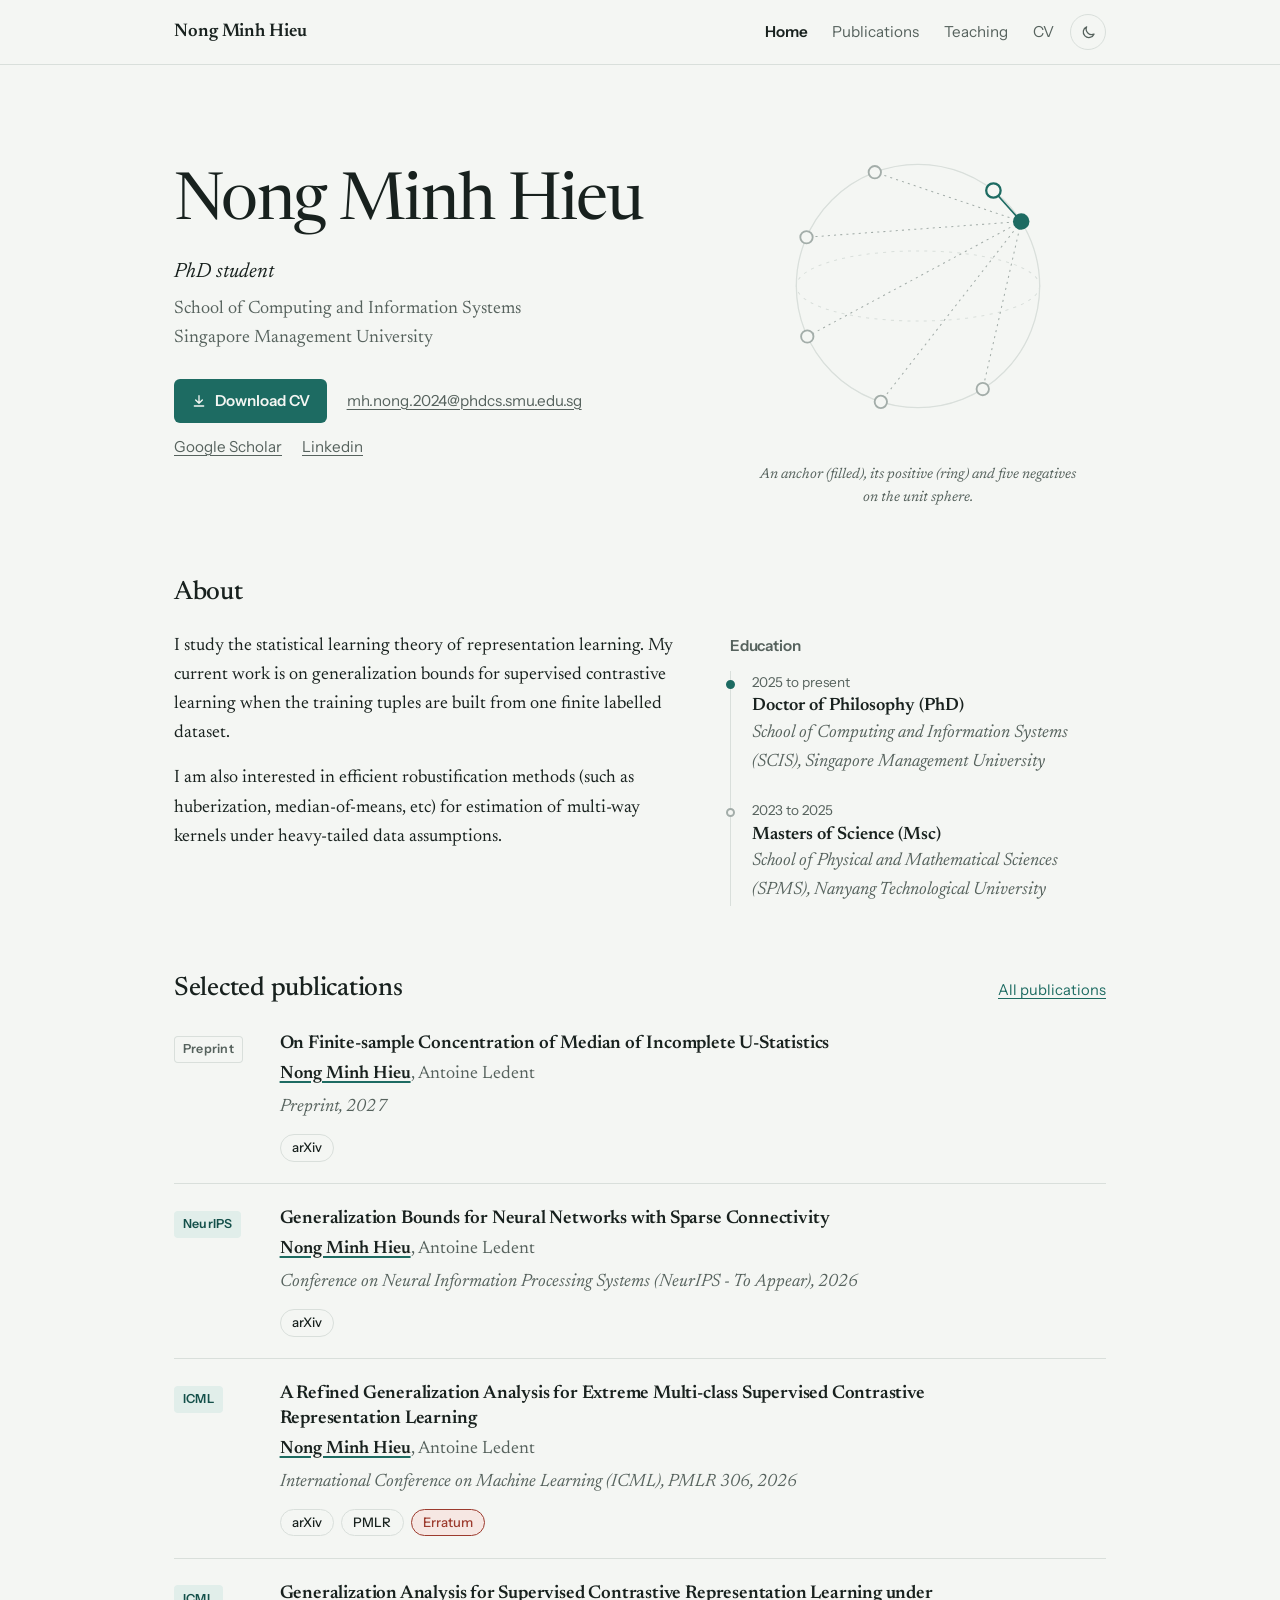
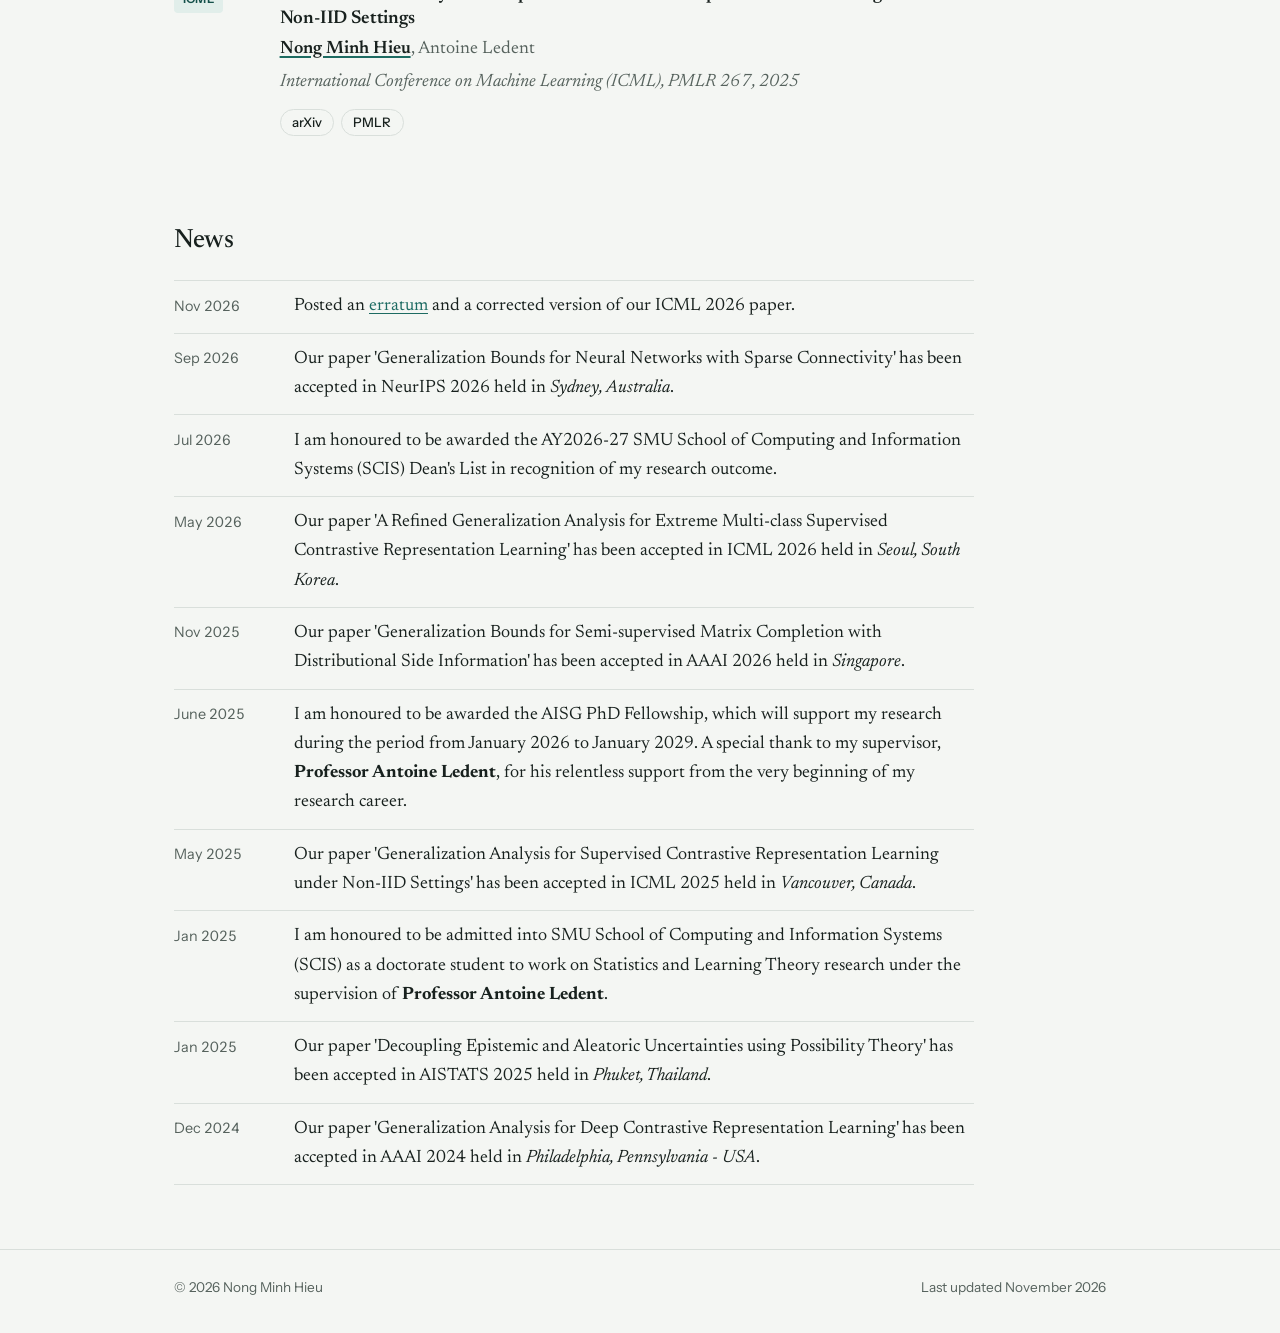
<file: index.html>
<!DOCTYPE html>
<html lang="en">
<head>
  <meta charset="utf-8">
  <meta name="viewport" content="width=device-width, initial-scale=1">
  <title>Nong Minh Hieu</title>
  <meta name="description" content="Nong Minh Hieu, PhD student in the School of Computing and Information Systems (SCIS) at Singapore Management University, working on learning theory, U-processes and robust estimation.">
  <link rel="icon" href="assets/favicon.svg" type="image/svg+xml">
  <script>
    (function () {
      var t = null;
      try { t = localStorage.getItem("theme"); } catch (e) {}
      if (t !== "light" && t !== "dark") {
        t = window.matchMedia && window.matchMedia("(prefers-color-scheme: dark)").matches ? "dark" : "light";
      }
      document.documentElement.setAttribute("data-theme", t);
    })();
  </script>
  <link rel="preconnect" href="https://fonts.googleapis.com">
  <link rel="preconnect" href="https://fonts.gstatic.com" crossorigin>
  <link rel="stylesheet" href="https://fonts.googleapis.com/css2?family=Instrument+Sans:wght@400;500;600&family=Newsreader:ital,opsz,wght@0,6..72,300;0,6..72,400;0,6..72,500;0,6..72,600;1,6..72,400&display=swap">
  <link rel="stylesheet" href="assets/css/style.css">
</head>
<body data-page="home">
  <a class="skip-link" href="#main">Skip to content</a>
  <header id="site-header"></header>

  <main id="main">
    <div class="wrap">
      <section class="hero" id="hero" aria-label="Introduction"></section>

      <section class="section" aria-labelledby="about-h">
        <div class="section-head"><h2 id="about-h">About</h2></div>
        <div class="about-grid" id="about-body"></div>
      </section>

      <section class="section" aria-labelledby="pubs-h">
        <div class="section-head">
          <h2 id="pubs-h">Selected publications</h2>
          <a href="publications.html">All publications</a>
        </div>
        <ol class="entries" id="selected-pubs"></ol>
      </section>

      <section class="section" aria-labelledby="news-h">
        <div class="section-head"><h2 id="news-h">News</h2></div>
        <ul class="news" id="news-list"></ul>
      </section>
    </div>
  </main>

  <footer id="site-footer"></footer>

  <noscript><p style="text-align:center;font-family:sans-serif">This site needs JavaScript to show its content.</p></noscript>

  <!-- Your content lives in these files. Edit them, not this page. -->
  <script src="data/site.js"></script>
  <script src="data/profile.js"></script>
  <script src="data/publications.js"></script>
  <script src="data/news.js"></script>
  <script src="assets/js/main.js"></script>
</body>
</html>
</file>
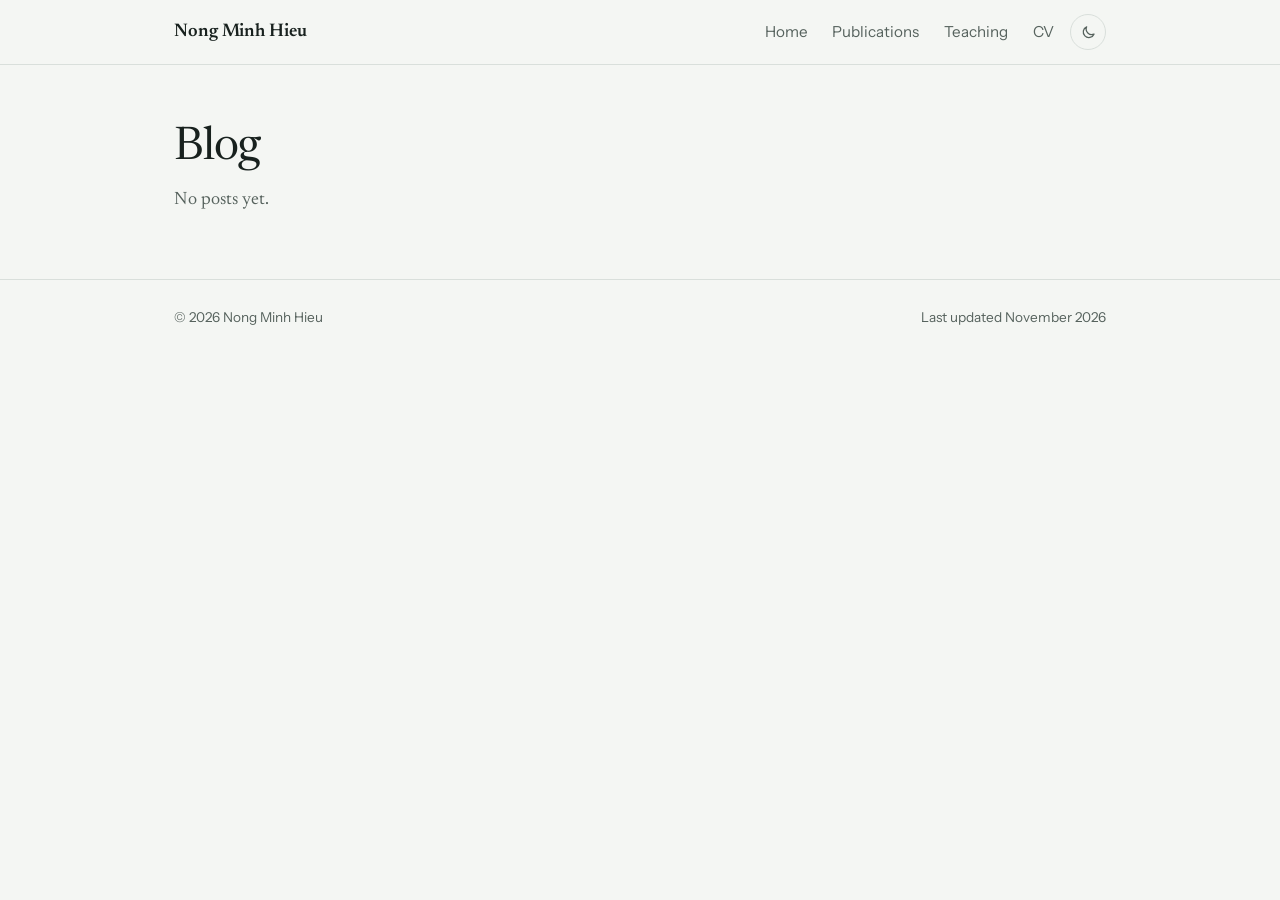
<file: blog.html>
<!DOCTYPE html>
<html lang="en">
<head>
  <meta charset="utf-8">
  <meta name="viewport" content="width=device-width, initial-scale=1">
  <title>Blog | Nong Minh Hieu</title>
  <meta name="description" content="Nong Minh Hieu, PhD student in Computer Science at Singapore Management University, working on learning theory for contrastive representation learning.">
  <link rel="icon" href="assets/favicon.svg" type="image/svg+xml">
  <script>
    (function () {
      var t = null;
      try { t = localStorage.getItem("theme"); } catch (e) {}
      if (t !== "light" && t !== "dark") {
        t = window.matchMedia && window.matchMedia("(prefers-color-scheme: dark)").matches ? "dark" : "light";
      }
      document.documentElement.setAttribute("data-theme", t);
    })();
  </script>
  <link rel="preconnect" href="https://fonts.googleapis.com">
  <link rel="preconnect" href="https://fonts.gstatic.com" crossorigin>
  <link rel="stylesheet" href="https://fonts.googleapis.com/css2?family=Instrument+Sans:wght@400;500;600&family=Newsreader:ital,opsz,wght@0,6..72,300;0,6..72,400;0,6..72,500;0,6..72,600;1,6..72,400&display=swap">
  <link rel="stylesheet" href="assets/css/style.css">
</head>
<body data-page="blog">
  <a class="skip-link" href="#main">Skip to content</a>
  <header id="site-header"></header>

  <main id="main">
    <div class="wrap">
      <header class="page-head">
        <h1>Blog</h1>
        <p>No posts yet.</p>
      </header>
    </div>
  </main>

  <footer id="site-footer"></footer>

  <noscript><p style="text-align:center;font-family:sans-serif">This site needs JavaScript to show its content.</p></noscript>

  <!-- Your content lives in these files. Edit them, not this page. -->
  <script src="data/site.js"></script>
  <script src="data/profile.js"></script>

  <script src="assets/js/main.js"></script>
</body>
</html>
</file>
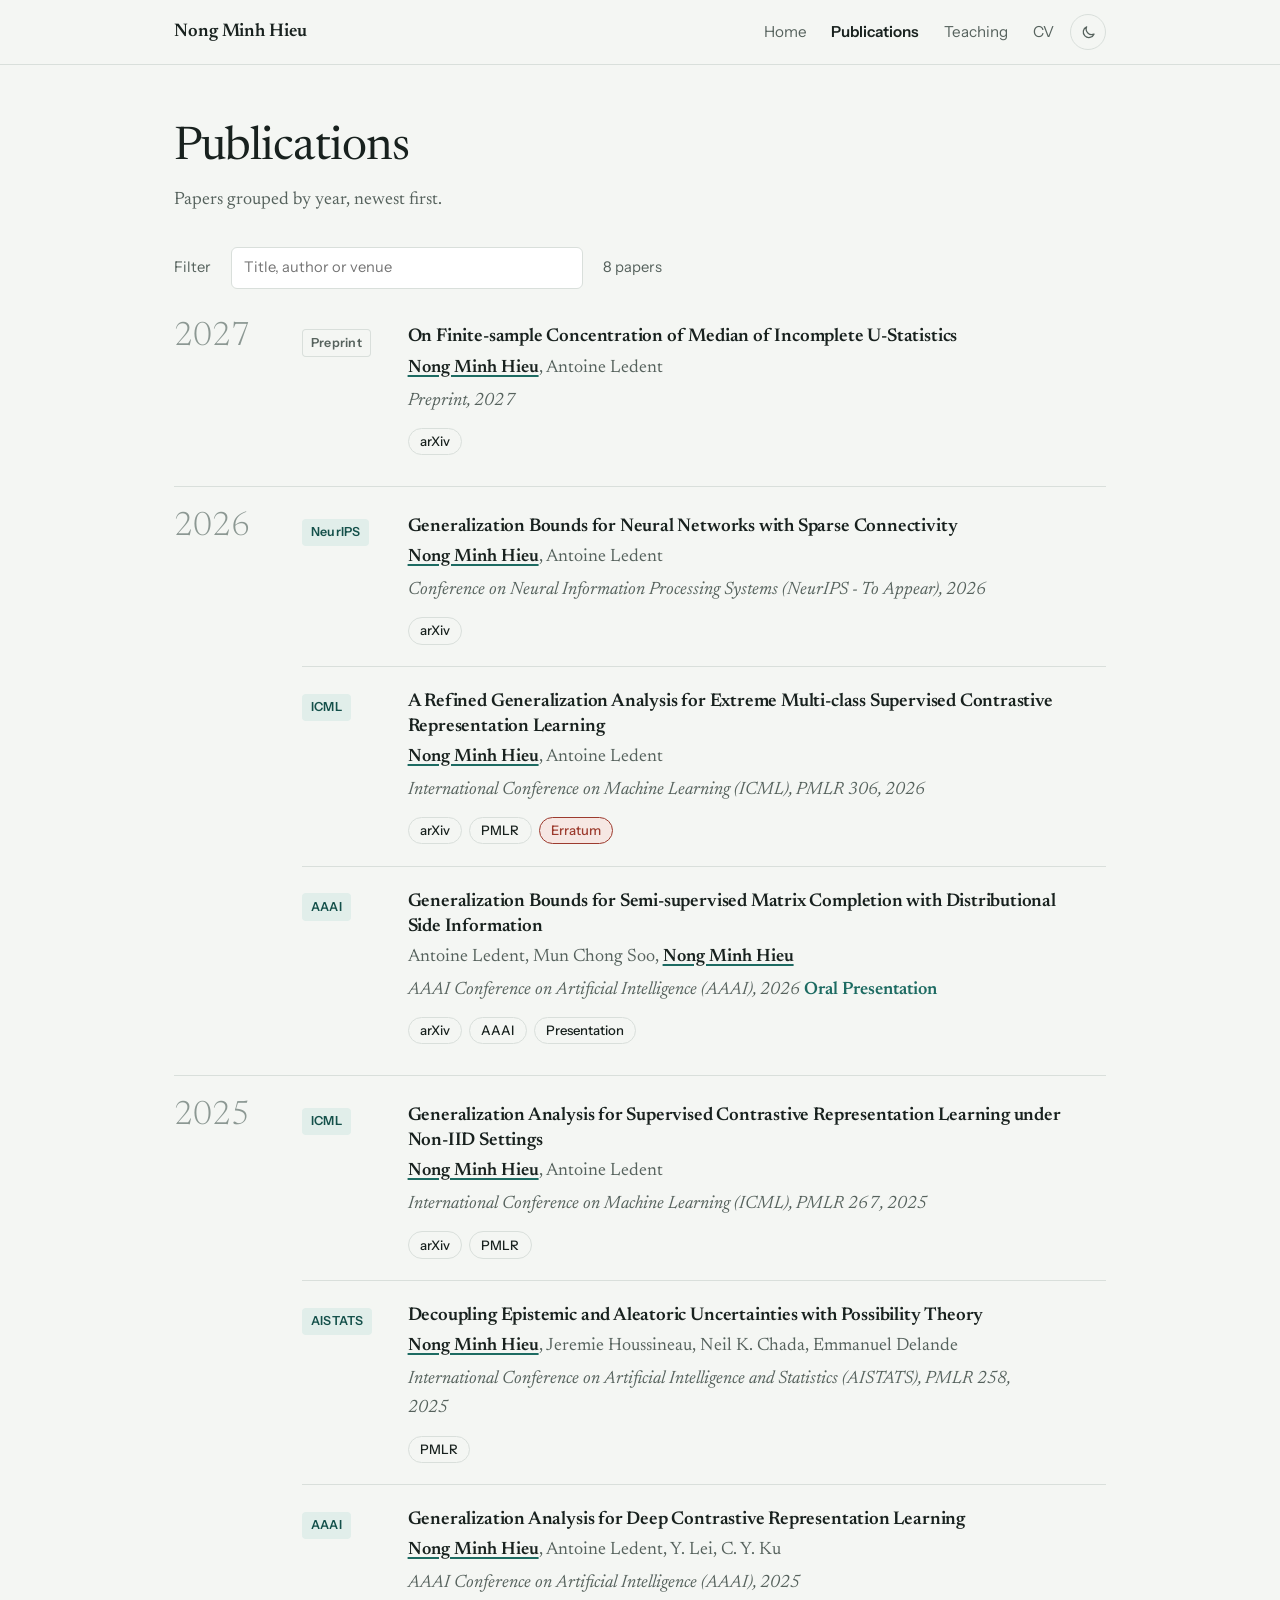
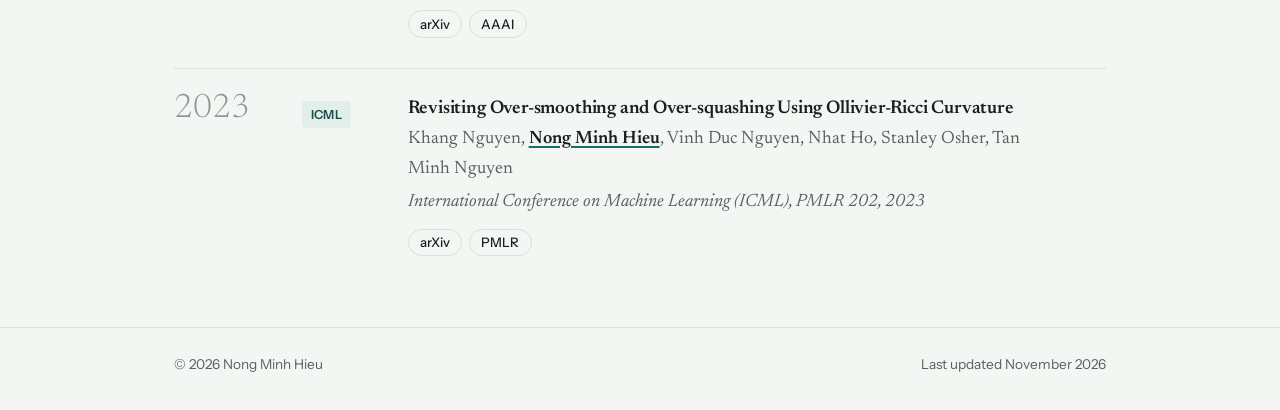
<file: publications.html>
<!DOCTYPE html>
<html lang="en">
<head>
  <meta charset="utf-8">
  <meta name="viewport" content="width=device-width, initial-scale=1">
  <title>Publications | Nong Minh Hieu</title>
  <meta name="description" content="Nong Minh Hieu, PhD student in Computer Science at Singapore Management University, working on learning theory for contrastive representation learning.">
  <link rel="icon" href="assets/favicon.svg" type="image/svg+xml">
  <script>
    (function () {
      var t = null;
      try { t = localStorage.getItem("theme"); } catch (e) {}
      if (t !== "light" && t !== "dark") {
        t = window.matchMedia && window.matchMedia("(prefers-color-scheme: dark)").matches ? "dark" : "light";
      }
      document.documentElement.setAttribute("data-theme", t);
    })();
  </script>
  <link rel="preconnect" href="https://fonts.googleapis.com">
  <link rel="preconnect" href="https://fonts.gstatic.com" crossorigin>
  <link rel="stylesheet" href="https://fonts.googleapis.com/css2?family=Instrument+Sans:wght@400;500;600&family=Newsreader:ital,opsz,wght@0,6..72,300;0,6..72,400;0,6..72,500;0,6..72,600;1,6..72,400&display=swap">
  <link rel="stylesheet" href="assets/css/style.css">
</head>
<body data-page="publications">
  <a class="skip-link" href="#main">Skip to content</a>
  <header id="site-header"></header>

  <main id="main">
    <div class="wrap">
      <header class="page-head">
        <h1>Publications</h1>
        <p>Papers grouped by year, newest first.</p>
      </header>

      <div class="toolbar">
        <label for="pub-filter">Filter</label>
        <input id="pub-filter" type="search" placeholder="Title, author or venue" autocomplete="off">
        <span class="count" id="pub-count" aria-live="polite"></span>
      </div>

      <div id="pub-list"></div>
      <p class="empty" id="pub-empty" hidden><span></span> <button type="button">Clear the filter</button></p>
    </div>
  </main>

  <footer id="site-footer"></footer>

  <noscript><p style="text-align:center;font-family:sans-serif">This site needs JavaScript to show its content.</p></noscript>

  <!-- Your content lives in these files. Edit them, not this page. -->
  <script src="data/site.js"></script>
  <script src="data/profile.js"></script>
  <script src="data/publications.js"></script>
  <script src="assets/js/main.js"></script>
</body>
</html>
</file>
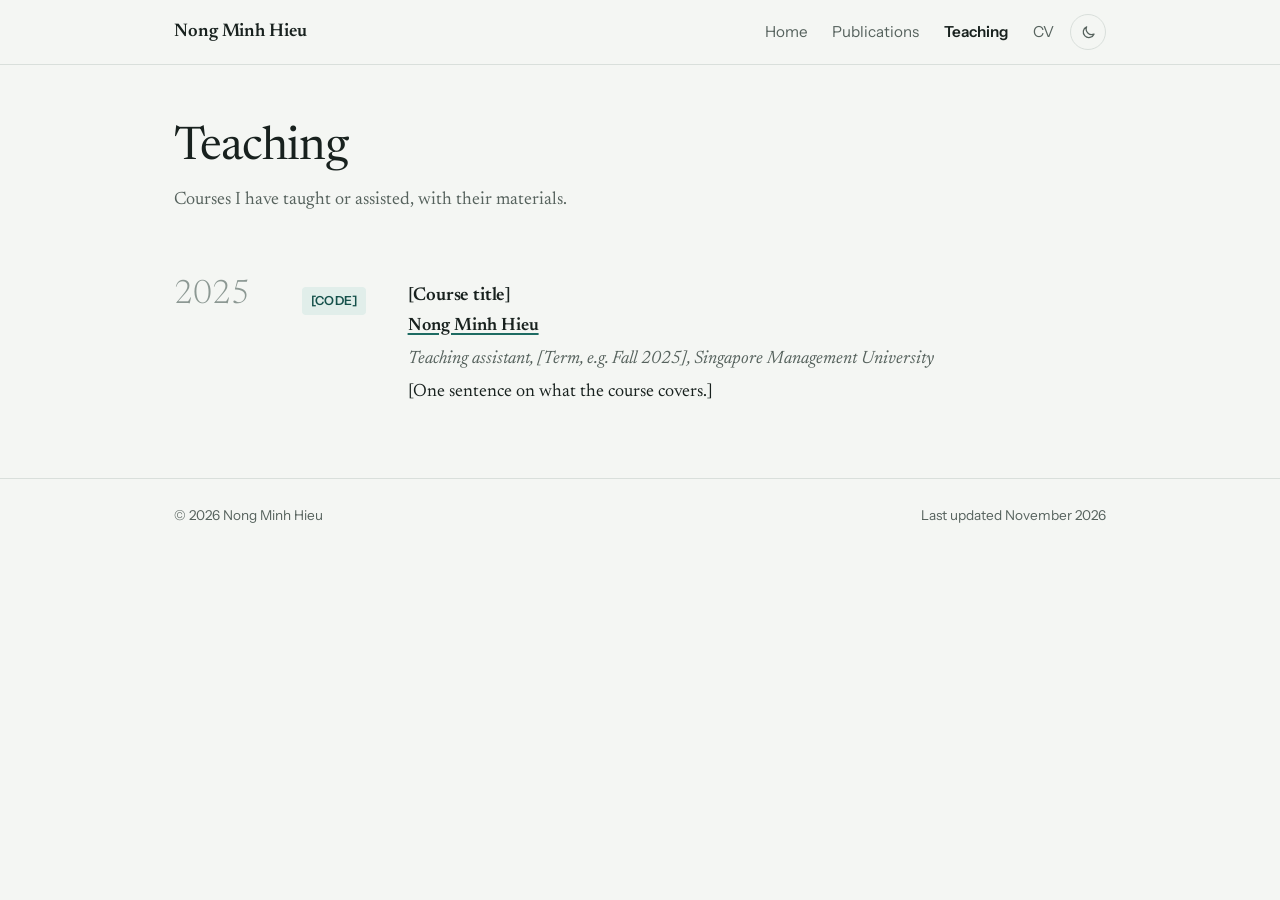
<file: teaching.html>
<!DOCTYPE html>
<html lang="en">
<head>
  <meta charset="utf-8">
  <meta name="viewport" content="width=device-width, initial-scale=1">
  <title>Teaching | Nong Minh Hieu</title>
  <meta name="description" content="Nong Minh Hieu, PhD student in Computer Science at Singapore Management University, working on learning theory for contrastive representation learning.">
  <link rel="icon" href="assets/favicon.svg" type="image/svg+xml">
  <script>
    (function () {
      var t = null;
      try { t = localStorage.getItem("theme"); } catch (e) {}
      if (t !== "light" && t !== "dark") {
        t = window.matchMedia && window.matchMedia("(prefers-color-scheme: dark)").matches ? "dark" : "light";
      }
      document.documentElement.setAttribute("data-theme", t);
    })();
  </script>
  <link rel="preconnect" href="https://fonts.googleapis.com">
  <link rel="preconnect" href="https://fonts.gstatic.com" crossorigin>
  <link rel="stylesheet" href="https://fonts.googleapis.com/css2?family=Instrument+Sans:wght@400;500;600&family=Newsreader:ital,opsz,wght@0,6..72,300;0,6..72,400;0,6..72,500;0,6..72,600;1,6..72,400&display=swap">
  <link rel="stylesheet" href="assets/css/style.css">
</head>
<body data-page="teaching">
  <a class="skip-link" href="#main">Skip to content</a>
  <header id="site-header"></header>

  <main id="main">
    <div class="wrap">
      <header class="page-head">
        <h1>Teaching</h1>
        <p>Courses I have taught or assisted, with their materials.</p>
      </header>

      <div id="teaching-list" style="margin-top:2.5rem"></div>
    </div>
  </main>

  <footer id="site-footer"></footer>

  <noscript><p style="text-align:center;font-family:sans-serif">This site needs JavaScript to show its content.</p></noscript>

  <!-- Your content lives in these files. Edit them, not this page. -->
  <script src="data/site.js"></script>
  <script src="data/profile.js"></script>
  <script src="data/teaching.js"></script>
  <script src="assets/js/main.js"></script>
</body>
</html>
</file>
<file: assets/css/style.css>
/* ================================================================
   Personal site: styles
   Colours are defined once below, for the light and dark themes.
   ================================================================ */

:root {
  --bg:        #F4F6F3;
  --surface:   #FFFFFF;
  --ink:       #18211E;
  --muted:     #56625D;
  --faint:     #8C9893;
  --rule:      #D9DFDB;
  --accent:    #1D6B62;
  --accent-ink:#14504A;
  --accent-bg: #E1EEEA;
  --warn:      #9C3B2E;
  --warn-bg:   #F6E7E3;
  --neg:       #A3ADA9;

  --serif: "Newsreader", "Iowan Old Style", "Palatino Linotype", Palatino, Georgia, serif;
  --sans:  "Instrument Sans", "Segoe UI", system-ui, -apple-system, sans-serif;

  --measure: 66ch;
  --page:    980px;
  --radius:  6px;
  color-scheme: light;
}

:root[data-theme="dark"] {
  --bg:        #101614;
  --surface:   #161E1B;
  --ink:       #E3EAE6;
  --muted:     #A0ADA7;
  --faint:     #6F7C76;
  --rule:      #26302C;
  --accent:    #72C2B3;
  --accent-ink:#9AD8CC;
  --accent-bg: #1A2C28;
  --warn:      #E4917F;
  --warn-bg:   #2E1D19;
  --neg:       #56625D;
  color-scheme: dark;
}

/* ---------- Base ---------- */

*, *::before, *::after { box-sizing: border-box; }

html { -webkit-text-size-adjust: 100%; }

body {
  margin: 0;
  background: var(--bg);
  color: var(--ink);
  font-family: var(--serif);
  font-size: 1.125rem;
  line-height: 1.62;
  font-optical-sizing: auto;
  transition: background-color .25s ease, color .25s ease;
}

a {
  color: var(--accent);
  text-decoration-thickness: 1px;
  text-underline-offset: 3px;
}
a:hover { color: var(--accent-ink); text-decoration-thickness: 2px; }

:focus-visible {
  outline: 2px solid var(--accent);
  outline-offset: 3px;
  border-radius: 3px;
}

.skip-link {
  position: absolute;
  left: 1rem;
  top: -3rem;
  padding: .5rem .8rem;
  background: var(--surface);
  color: var(--ink);
  font-family: var(--sans);
  font-size: .9rem;
  border: 1px solid var(--rule);
  border-radius: var(--radius);
  z-index: 10;
}
.skip-link:focus { top: 1rem; }

.wrap {
  max-width: var(--page);
  margin: 0 auto;
  padding: 0 1.5rem;
}

/* ---------- Header ---------- */

.site-header {
  border-bottom: 1px solid var(--rule);
}
.site-header .wrap {
  display: flex;
  align-items: center;
  justify-content: space-between;
  gap: 1rem;
  min-height: 4rem;
}
.site-title {
  font-family: var(--serif);
  font-size: 1.15rem;
  font-weight: 600;
  color: var(--ink);
  text-decoration: none;
  letter-spacing: -0.005em;
}
.site-title:hover { color: var(--ink); }

.nav {
  display: flex;
  align-items: center;
  gap: .25rem;
  font-family: var(--sans);
  font-size: .95rem;
}
.nav a {
  color: var(--muted);
  text-decoration: none;
  padding: .4rem .65rem;
  border-radius: var(--radius);
}
.nav a:hover { color: var(--ink); background: var(--accent-bg); }
.nav a[aria-current="page"] { color: var(--ink); font-weight: 600; }

.theme-toggle {
  display: inline-grid;
  place-items: center;
  width: 2.25rem;
  height: 2.25rem;
  margin-left: .35rem;
  border: 1px solid var(--rule);
  border-radius: 50%;
  background: transparent;
  color: var(--muted);
  cursor: pointer;
}
.theme-toggle:hover { color: var(--ink); border-color: var(--faint); }
.theme-toggle svg { width: 1.05rem; height: 1.05rem; }
.theme-toggle .icon-sun { display: none; }
:root[data-theme="dark"] .theme-toggle .icon-sun { display: block; }
:root[data-theme="dark"] .theme-toggle .icon-moon { display: none; }

.menu-toggle { display: none; }

/* ---------- Main ---------- */

main { padding: 3.5rem 0 4rem; }

h1, h2, h3 {
  font-family: var(--serif);
  font-weight: 500;
  line-height: 1.2;
  letter-spacing: -0.01em;
  margin: 0;
}

.section { margin-top: 4.25rem; }
.section-head {
  display: flex;
  align-items: baseline;
  justify-content: space-between;
  gap: 1rem;
  margin-bottom: 1.4rem;
}
.section-head h2 { font-size: 1.65rem; }
.section-head a {
  font-family: var(--sans);
  font-size: .92rem;
}

.page-head h1 {
  font-size: clamp(2.2rem, 4vw, 2.9rem);
  font-weight: 400;
  letter-spacing: -0.02em;
}
.page-head p {
  margin: .6rem 0 0;
  color: var(--muted);
  max-width: var(--measure);
}

/* ---------- Home: hero ---------- */

.hero {
  display: grid;
  grid-template-columns: minmax(0, 1.35fr) minmax(0, 1fr);
  gap: 3rem;
  align-items: center;
}
.hero h1 {
  font-size: clamp(2.6rem, 6vw, 4.1rem);
  font-weight: 400;
  letter-spacing: -0.025em;
  line-height: 1.02;
}
.hero .position {
  margin: 1.1rem 0 0;
  font-size: 1.3rem;
  font-style: italic;
  color: var(--ink);
}
.hero .affiliation {
  margin: .35rem 0 0;
  color: var(--muted);
}
.hero .contact {
  margin-top: 1.6rem;
  display: flex;
  flex-wrap: wrap;
  align-items: center;
  gap: .75rem 1.25rem;
  font-family: var(--sans);
  font-size: .95rem;
}
.hero .contact a:not(.button) { color: var(--muted); }
.hero .contact a:not(.button):hover { color: var(--accent); }

.button {
  display: inline-flex;
  align-items: center;
  gap: .5rem;
  padding: .6rem 1.05rem;
  border-radius: var(--radius);
  background: var(--accent);
  color: var(--bg);
  font-family: var(--sans);
  font-weight: 600;
  font-size: .95rem;
  text-decoration: none;
}
.button:hover { background: var(--accent-ink); color: var(--bg); }
.button svg { width: 1rem; height: 1rem; }

/* The figure: anchor, positive and negatives on the unit sphere */
.sphere {
  margin: 0;
  justify-self: center;
  width: 100%;
  max-width: 330px;
}
.sphere svg { display: block; width: 100%; height: auto; overflow: visible; }
.sphere .outline   { fill: none; stroke: var(--rule); stroke-width: 1.25; }
.sphere .equator   { fill: none; stroke: var(--rule); stroke-width: 1; stroke-dasharray: 3 5; }
.sphere .pull      { stroke: var(--accent); stroke-width: 1.6; }
.sphere .push      { stroke: var(--neg); stroke-width: 1; stroke-dasharray: 2 4; }
.sphere .anchor    { fill: var(--accent); }
.sphere .positive  { fill: var(--bg); stroke: var(--accent); stroke-width: 2.2; }
.sphere .negative  { fill: var(--bg); stroke: var(--neg); stroke-width: 1.8; }
.sphere figcaption {
  margin-top: .75rem;
  font-size: .9rem;
  font-style: italic;
  color: var(--muted);
  text-align: center;
}

/* ---------- Home: about + education ---------- */

.about-grid {
  display: grid;
  grid-template-columns: minmax(0, 1.35fr) minmax(0, 1fr);
  gap: 3rem;
}
.about-text p { margin: 0 0 1rem; max-width: var(--measure); }
.about-text p:last-child { margin-bottom: 0; }

.timeline-title {
  font-family: var(--sans);
  font-size: .95rem;
  font-weight: 600;
  color: var(--muted);
  margin: .3rem 0 1rem;
}
.timeline {
  list-style: none;
  margin: 0;
  padding: 0;
  border-left: 1px solid var(--rule);
}
.timeline li {
  position: relative;
  padding: 0 0 1.4rem 1.35rem;
}
.timeline li:last-child { padding-bottom: 0; }
.timeline li::before {
  content: "";
  position: absolute;
  left: -5px;
  top: .55rem;
  width: 9px;
  height: 9px;
  border-radius: 50%;
  background: var(--bg);
  border: 2px solid var(--neg);
}
.timeline li:first-child::before { background: var(--accent); border-color: var(--accent); }
.timeline .years {
  display: block;
  font-family: var(--sans);
  font-size: .85rem;
  color: var(--muted);
}
.timeline .degree { display: block; font-weight: 600; line-height: 1.35; margin-top: .1rem; }
.timeline .place  { display: block; color: var(--muted); font-style: italic; }

/* ---------- News ---------- */

.news {
  list-style: none;
  margin: 0;
  padding: 0;
  max-width: 50rem;
}
.news li {
  display: grid;
  grid-template-columns: 6.5rem minmax(0, 1fr);
  gap: 1rem;
  padding: .7rem 0;
  border-top: 1px solid var(--rule);
}
.news li:last-child { border-bottom: 1px solid var(--rule); }
.news .date {
  font-family: var(--sans);
  font-size: .9rem;
  color: var(--muted);
  padding-top: .15rem;
  font-variant-numeric: tabular-nums;
}

/* ---------- Entries (publications and teaching) ---------- */

.entries { list-style: none; margin: 0; padding: 0; }

.entry {
  display: grid;
  grid-template-columns: 5.5rem minmax(0, 1fr);
  gap: 1.1rem;
  padding: 1.35rem 0;
  border-top: 1px solid var(--rule);
}
.entries > .entry:first-child { border-top: 0; padding-top: .2rem; }

.badge {
  align-self: start;
  justify-self: start;
  display: inline-block;
  margin-top: .3rem;
  padding: .22rem .55rem;
  border-radius: 4px;
  background: var(--accent-bg);
  color: var(--accent-ink);
  font-family: var(--sans);
  font-size: .78rem;
  font-weight: 600;
  letter-spacing: .02em;
  white-space: nowrap;
}
.badge.preprint { background: transparent; color: var(--muted); box-shadow: inset 0 0 0 1px var(--rule); }

.entry-title {
  font-size: 1.16rem;
  font-weight: 600;
  line-height: 1.35;
  margin: 0;
  max-width: 62ch;
}
.entry-authors, .entry-venue, .entry-desc {
  margin: .25rem 0 0;
  max-width: 62ch;
}
.entry-authors { color: var(--muted); }
.entry-authors .me {
  color: var(--ink);
  font-weight: 600;
  text-decoration: underline;
  text-decoration-color: var(--accent);
  text-decoration-thickness: 1.5px;
  text-underline-offset: 3px;
}
.entry-venue { font-style: italic; color: var(--muted); }
.entry-venue .note { font-style: normal; color: var(--accent); font-weight: 600; }
.entry-desc { color: var(--ink); }

.entry-links {
  display: flex;
  flex-wrap: wrap;
  gap: .45rem;
  margin-top: .75rem;
}
.chip {
  display: inline-flex;
  align-items: center;
  padding: .26rem .7rem;
  border: 1px solid var(--rule);
  border-radius: 999px;
  background: transparent;
  color: var(--ink);
  font-family: var(--sans);
  font-size: .82rem;
  font-weight: 500;
  line-height: 1.3;
  text-decoration: none;
  cursor: pointer;
}
.chip:hover { border-color: var(--accent); color: var(--accent); }
.chip[aria-expanded="true"] { background: var(--accent-bg); border-color: var(--accent); color: var(--accent-ink); }
.chip.erratum { color: var(--warn); border-color: currentColor; background: var(--warn-bg); }
.chip.erratum:hover { color: var(--warn); text-decoration: underline; }

.panel {
  margin-top: .8rem;
  padding: .9rem 1.1rem;
  border-left: 2px solid var(--accent);
  background: var(--surface);
  border-radius: 0 var(--radius) var(--radius) 0;
  max-width: 62ch;
  font-size: 1rem;
  line-height: 1.6;
}
.panel[hidden] { display: none; }
.panel p { margin: 0; }
.panel pre {
  margin: 0;
  overflow-x: auto;
  font-family: ui-monospace, "SF Mono", Menlo, Consolas, monospace;
  font-size: .8rem;
  line-height: 1.5;
  white-space: pre;
}
.panel .copy {
  margin-top: .7rem;
}

@media (prefers-reduced-motion: no-preference) {
  .panel:not([hidden]) { animation: panel-in .18s ease-out; }
  @keyframes panel-in { from { opacity: 0; transform: translateY(-3px); } to { opacity: 1; transform: none; } }
}

/* Year groups on the publications and teaching pages */
.year-group {
  display: grid;
  grid-template-columns: 6.5rem minmax(0, 1fr);
  gap: 1.5rem;
  padding-top: 1.5rem;
  margin-top: 1.5rem;
  border-top: 1px solid var(--rule);
}
.year-group:first-of-type { border-top: 0; margin-top: 0; }
.year-group .entries > .entry:last-child { padding-bottom: .4rem; }
.year-label {
  font-size: 2.1rem;
  font-weight: 300;
  line-height: 1;
  color: var(--faint);
  font-variant-numeric: lining-nums tabular-nums;
}
@media (min-width: 761px) {
  .year-label { position: sticky; top: 1.5rem; align-self: start; }
}

/* Filter on the publications page */
.toolbar {
  display: flex;
  flex-wrap: wrap;
  align-items: center;
  gap: .75rem 1.25rem;
  margin: 2rem 0 .5rem;
  font-family: var(--sans);
  font-size: .92rem;
}
.toolbar label { color: var(--muted); }
.toolbar input {
  font: inherit;
  color: var(--ink);
  background: var(--surface);
  border: 1px solid var(--rule);
  border-radius: var(--radius);
  padding: .5rem .75rem;
  min-width: min(22rem, 100%);
}
.toolbar input:focus-visible { outline-offset: 1px; }
.toolbar .count { color: var(--muted); }

.empty {
  margin-top: 2rem;
  font-family: var(--sans);
  color: var(--muted);
}
.empty button {
  font: inherit;
  color: var(--accent);
  background: none;
  border: 0;
  padding: 0;
  text-decoration: underline;
  cursor: pointer;
}

/* ---------- Footer ---------- */

.site-footer {
  border-top: 1px solid var(--rule);
  padding: 1.6rem 0 2.2rem;
  font-family: var(--sans);
  font-size: .85rem;
  color: var(--muted);
}
.site-footer .wrap { display: flex; flex-wrap: wrap; justify-content: space-between; gap: .5rem 1.5rem; }

/* ---------- Small screens ---------- */

@media (max-width: 760px) {
  body { font-size: 1.06rem; }
  main { padding-top: 2.25rem; }

  .menu-toggle {
    display: inline-flex;
    align-items: center;
    padding: .4rem .7rem;
    border: 1px solid var(--rule);
    border-radius: var(--radius);
    background: transparent;
    color: var(--ink);
    font-family: var(--sans);
    font-size: .9rem;
    cursor: pointer;
  }
  .header-actions { display: flex; align-items: center; gap: .4rem; }
  .nav {
    display: none;
    position: absolute;
    left: 0; right: 0;
    top: 4rem;
    flex-direction: column;
    align-items: stretch;
    padding: .5rem 1.5rem 1rem;
    background: var(--bg);
    border-bottom: 1px solid var(--rule);
    z-index: 5;
  }
  .nav.open { display: flex; }
  .nav a { padding: .65rem .5rem; }
  .site-header { position: relative; }

  .hero, .about-grid { grid-template-columns: 1fr; gap: 2rem; }
  .sphere { max-width: 210px; justify-self: start; }
  .section-head { flex-wrap: wrap; row-gap: .3rem; }
  .section-head h2 { font-size: 1.45rem; }
  .section { margin-top: 3.25rem; }

  .entry { grid-template-columns: 1fr; gap: .5rem; }
  .year-group { grid-template-columns: 1fr; gap: .5rem; }
  .news li { grid-template-columns: 1fr; gap: .1rem; }
}

@media (min-width: 761px) {
  .header-actions { display: flex; align-items: center; }
  .header-actions .menu-toggle { display: none; }
}

@media print {
  .site-header, .site-footer, .theme-toggle, .toolbar, .sphere { display: none; }
  body { background: #fff; color: #000; }
}
</file>
